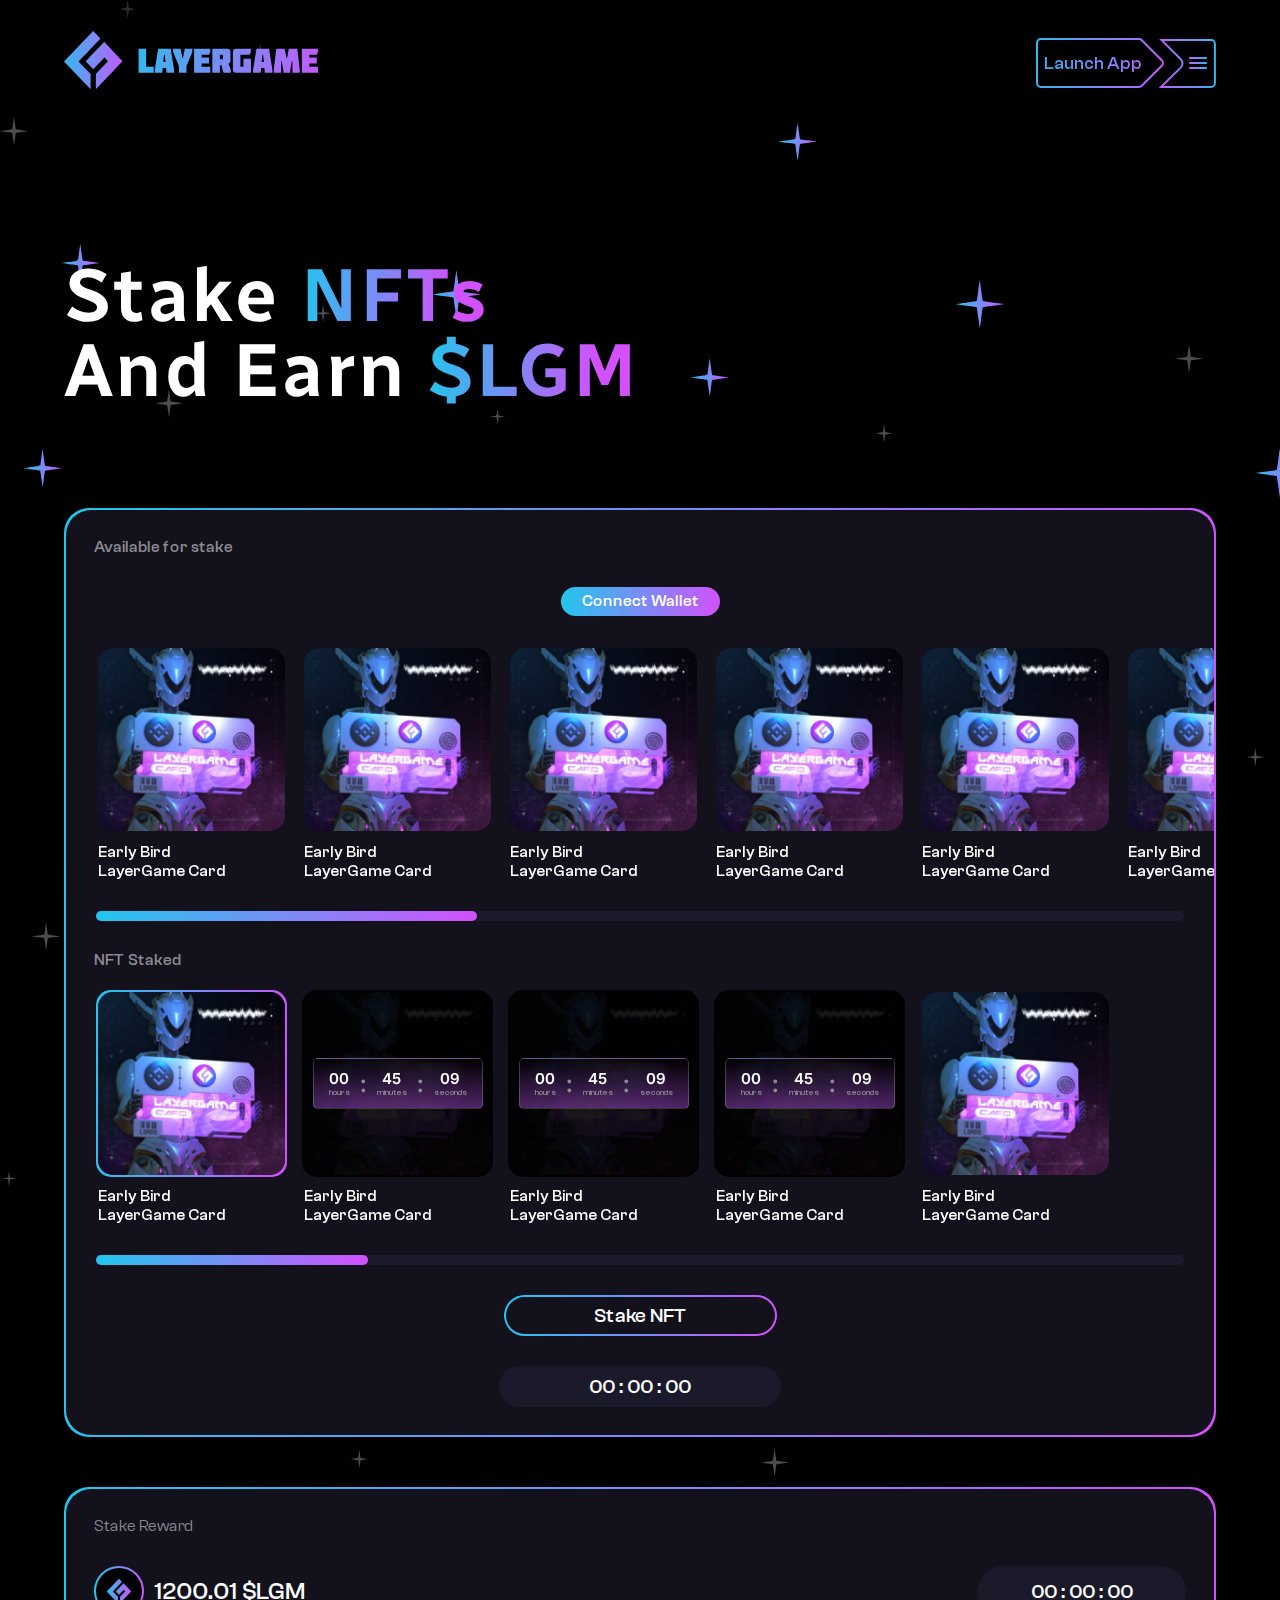
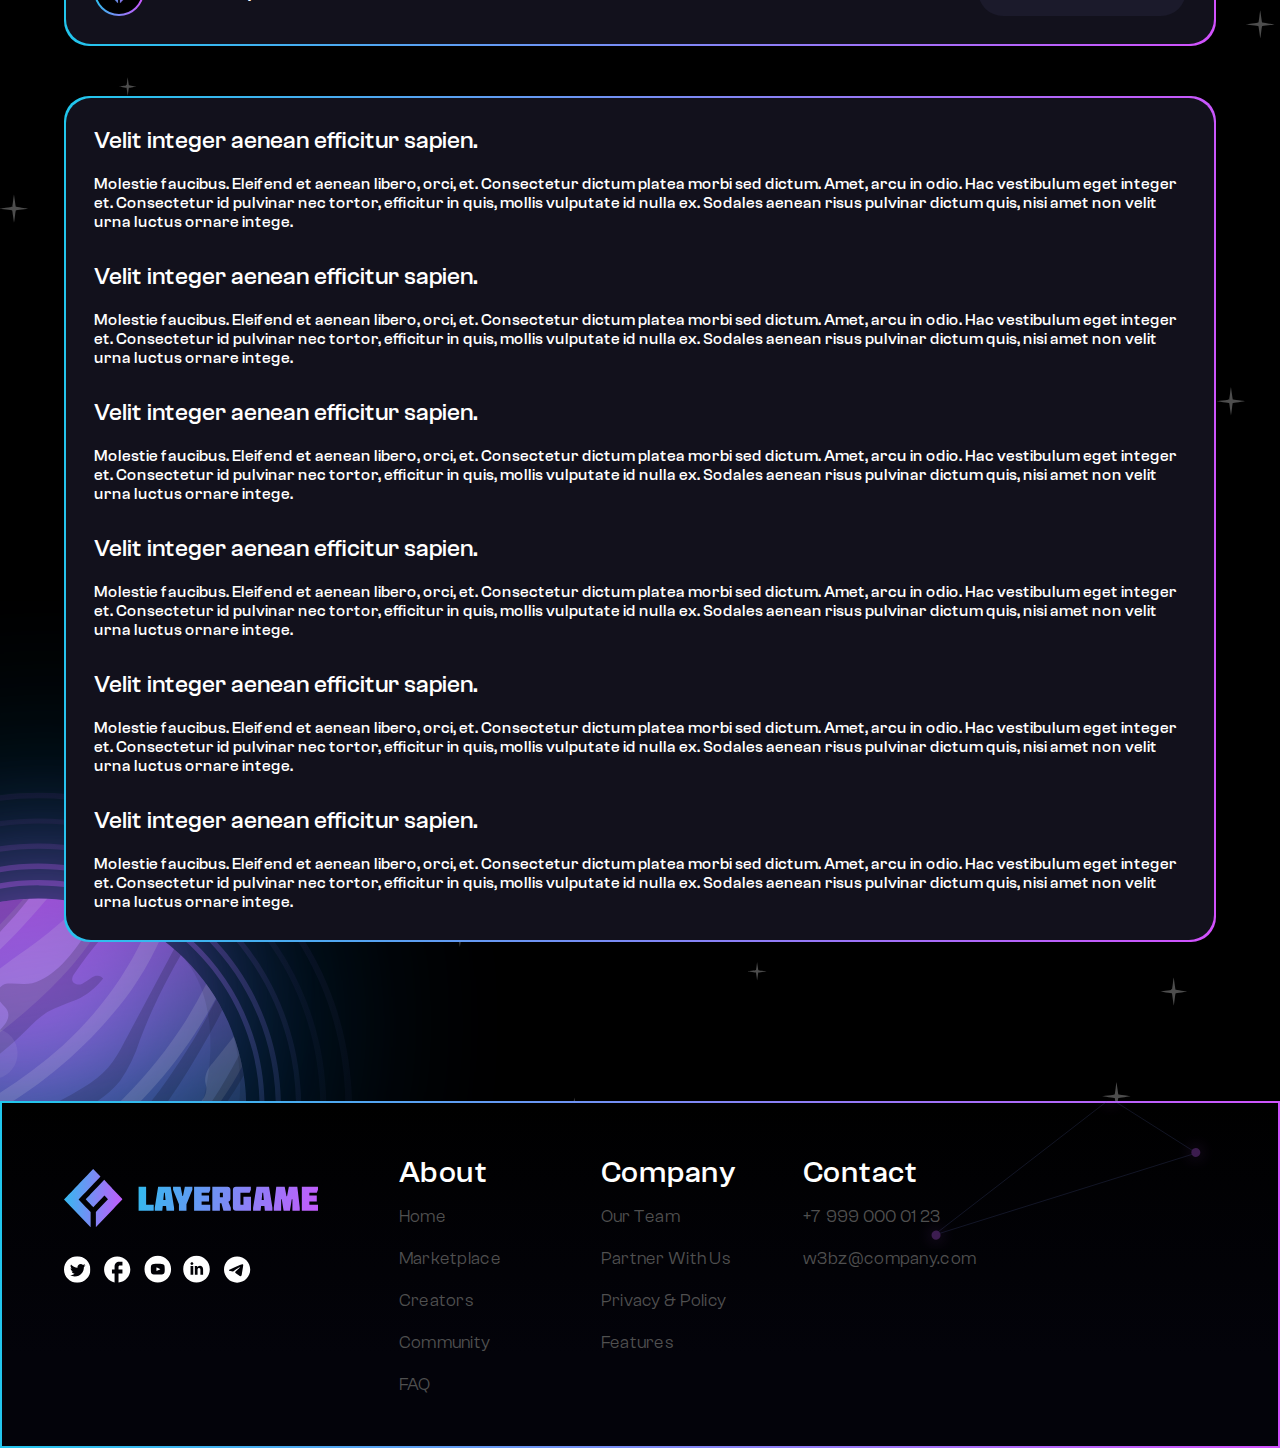
<file: index.html>
<!DOCTYPE html>
<html lang="en">
  <head>
    <meta charset="UTF-8" />
    <meta http-equiv="X-UA-Compatible" content="IE=edge" />
    <meta name="viewport" content="width=device-width, initial-scale=1.0" />
    <title>Document</title>
    <link rel="stylesheet" type="text/css" href="./css/index.min.css" />
  </head>
  <body>
    <header class="header container">
      <a href="#" class="header-logo">
        <img src="./img/logo.svg" alt="logo" />
      </a>
      <button class="header-launch">Launch App</button>
      <button class="header-menu">
        <img src="./img/menu.svg" alt="menu" />
      </button>
    </header>

    <main>
      <section class="stake">
        <div class="container">
          <h1 class="stake-title">
            <span>
              Stake
              <span class="title-gradient">NFTs</span>
            </span>
            <span>
              And Earn
              <span class="title-gradient">$LGM</span>
            </span>
          </h1>

          <div class="stake-row">
            <div class="border-gradient stake-content">
              <div class="border-gradient__content">
                <div class="content-available">
                  <div class="content-header">
                    <h3 class="content-title">Available for stake</h3>
                    <button
                      id="connect-wallet"
                      class="btn btn--gradient btn--small"
                    >
                      Connect Wallet
                    </button>
                  </div>
                  <div id="available-swiper" class="swiper content-nfts">
                    <div class="swiper-wrapper">
                      <div class="swiper-slide">
                        <div class="nft">
                          <div class="border-gradient">
                            <div class="border-gradient__content">
                              <img
                                class="nft-image"
                                src="./img/nft.png"
                                alt="nft"
                              />
                            </div>
                          </div>
                          <h5 class="nft-title">
                            Early Bird <br />
                            LayerGame Card
                          </h5>
                        </div>
                      </div>
                      <div class="swiper-slide">
                        <div class="nft">
                          <div class="border-gradient">
                            <div class="border-gradient__content">
                              <img
                                class="nft-image"
                                src="./img/nft.png"
                                alt="nft"
                              />
                            </div>
                          </div>
                          <h5 class="nft-title">
                            Early Bird <br />
                            LayerGame Card
                          </h5>
                        </div>
                      </div>
                      <div class="swiper-slide">
                        <div class="nft">
                          <div class="border-gradient">
                            <div class="border-gradient__content">
                              <img
                                class="nft-image"
                                src="./img/nft.png"
                                alt="nft"
                              />
                            </div>
                          </div>
                          <h5 class="nft-title">
                            Early Bird <br />
                            LayerGame Card
                          </h5>
                        </div>
                      </div>
                      <div class="swiper-slide">
                        <div class="nft">
                          <div class="border-gradient">
                            <div class="border-gradient__content">
                              <img
                                class="nft-image"
                                src="./img/nft.png"
                                alt="nft"
                              />
                            </div>
                          </div>
                          <h5 class="nft-title">
                            Early Bird <br />
                            LayerGame Card
                          </h5>
                        </div>
                      </div>
                      <div class="swiper-slide">
                        <div class="nft">
                          <div class="border-gradient">
                            <div class="border-gradient__content">
                              <img
                                class="nft-image"
                                src="./img/nft.png"
                                alt="nft"
                              />
                            </div>
                          </div>
                          <h5 class="nft-title">
                            Early Bird <br />
                            LayerGame Card
                          </h5>
                        </div>
                      </div>
                      <div class="swiper-slide">
                        <div class="nft">
                          <div class="border-gradient">
                            <div class="border-gradient__content">
                              <img
                                class="nft-image"
                                src="./img/nft.png"
                                alt="nft"
                              />
                            </div>
                          </div>
                          <h5 class="nft-title">
                            Early Bird <br />
                            LayerGame Card
                          </h5>
                        </div>
                      </div>
                      <div class="swiper-slide">
                        <div class="nft">
                          <div class="border-gradient">
                            <div class="border-gradient__content">
                              <img
                                class="nft-image"
                                src="./img/nft.png"
                                alt="nft"
                              />
                            </div>
                          </div>
                          <h5 class="nft-title">
                            Early Bird <br />
                            LayerGame Card
                          </h5>
                        </div>
                      </div>
                      <div class="swiper-slide">
                        <div class="nft">
                          <div class="border-gradient">
                            <div class="border-gradient__content">
                              <img
                                class="nft-image"
                                src="./img/nft.png"
                                alt="nft"
                              />
                            </div>
                          </div>
                          <h5 class="nft-title">
                            Early Bird <br />
                            LayerGame Card
                          </h5>
                        </div>
                      </div>
                      <div class="swiper-slide">
                        <div class="nft">
                          <div class="border-gradient">
                            <div class="border-gradient__content">
                              <img
                                class="nft-image"
                                src="./img/nft.png"
                                alt="nft"
                              />
                            </div>
                          </div>
                          <h5 class="nft-title">
                            Early Bird <br />
                            LayerGame Card
                          </h5>
                        </div>
                      </div>
                    </div>
                  </div>
                  <div class="loading">
                    <div class="loading-indicator" style="width: 35%"></div>
                  </div>
                </div>
                <div class="content-staked">
                  <div class="content-header">
                    <h3 class="content-title">NFT Staked</h3>
                  </div>
                  <div id="staked-swiper" class="swiper content-nfts">
                    <div class="swiper-wrapper">
                      <div class="swiper-slide">
                        <div class="nft nft--selected">
                          <div class="border-gradient">
                            <div class="border-gradient__content">
                              <img
                                class="nft-image"
                                src="./img/nft.png"
                                alt="nft"
                              />
                            </div>
                          </div>
                          <h5 class="nft-title">
                            Early Bird <br />
                            LayerGame Card
                          </h5>
                        </div>
                      </div>
                      <div class="swiper-slide">
                        <div class="nft nft--blocked">
                          <div class="border-gradient">
                            <div class="border-gradient__content">
                              <img
                                class="nft-image"
                                src="./img/nft.png"
                                alt="nft"
                              />

                              <div class="nft-timer">
                                <div class="timer-items">
                                  <div class="timer-item">
                                    <span class="item-number">00</span>
                                    <span class="item-text">hours</span>
                                  </div>
                                  <div class="timer-item">
                                    <div class="item-points">:</div>
                                  </div>
                                  <div class="timer-item">
                                    <span class="item-number">45</span>
                                    <span class="item-text">minutes</span>
                                  </div>
                                  <div class="timer-item">
                                    <div class="item-points">:</div>
                                  </div>
                                  <div class="timer-item">
                                    <span class="item-number">09</span>
                                    <span class="item-text">seconds</span>
                                  </div>
                                </div>
                              </div>
                            </div>
                          </div>
                          <h5 class="nft-title">
                            Early Bird <br />
                            LayerGame Card
                          </h5>
                        </div>
                      </div>
                      <div class="swiper-slide">
                        <div class="nft nft--blocked">
                          <div class="border-gradient">
                            <div class="border-gradient__content">
                              <img
                                class="nft-image"
                                src="./img/nft.png"
                                alt="nft"
                              />

                              <div class="nft-timer">
                                <div class="timer-items">
                                  <div class="timer-item">
                                    <span class="item-number">00</span>
                                    <span class="item-text">hours</span>
                                  </div>
                                  <div class="timer-item">
                                    <div class="item-points">:</div>
                                  </div>
                                  <div class="timer-item">
                                    <span class="item-number">45</span>
                                    <span class="item-text">minutes</span>
                                  </div>
                                  <div class="timer-item">
                                    <div class="item-points">:</div>
                                  </div>
                                  <div class="timer-item">
                                    <span class="item-number">09</span>
                                    <span class="item-text">seconds</span>
                                  </div>
                                </div>
                              </div>
                            </div>
                          </div>
                          <h5 class="nft-title">
                            Early Bird <br />
                            LayerGame Card
                          </h5>
                        </div>
                      </div>
                      <div class="swiper-slide">
                        <div class="nft nft--blocked">
                          <div class="border-gradient">
                            <div class="border-gradient__content">
                              <img
                                class="nft-image"
                                src="./img/nft.png"
                                alt="nft"
                              />

                              <div class="nft-timer">
                                <div class="timer-items">
                                  <div class="timer-item">
                                    <span class="item-number">00</span>
                                    <span class="item-text">hours</span>
                                  </div>
                                  <div class="timer-item">
                                    <div class="item-points">:</div>
                                  </div>
                                  <div class="timer-item">
                                    <span class="item-number">45</span>
                                    <span class="item-text">minutes</span>
                                  </div>
                                  <div class="timer-item">
                                    <div class="item-points">:</div>
                                  </div>
                                  <div class="timer-item">
                                    <span class="item-number">09</span>
                                    <span class="item-text">seconds</span>
                                  </div>
                                </div>
                              </div>
                            </div>
                          </div>
                          <h5 class="nft-title">
                            Early Bird <br />
                            LayerGame Card
                          </h5>
                        </div>
                      </div>
                      <div class="swiper-slide">
                        <div class="nft">
                          <div class="border-gradient">
                            <div class="border-gradient__content">
                              <img
                                class="nft-image"
                                src="./img/nft.png"
                                alt="nft"
                              />
                            </div>
                          </div>
                          <h5 class="nft-title">
                            Early Bird <br />
                            LayerGame Card
                          </h5>
                        </div>
                      </div>
                    </div>
                  </div>
                  <div class="loading">
                    <div class="loading-indicator" style="width: 25%"></div>
                  </div>
                </div>
                <div class="content-btns">
                  <div class="border-gradient">
                    <div class="border-gradient__content btns-stake">
                      <button>Stake NFT</button>
                    </div>
                  </div>
                  <div class="timer">00 : 00 : 00</div>
                </div>
              </div>
            </div>
            <div class="border-gradient stake-info">
              <div class="border-gradient__content">
                <div class="content-part">
                  <h2 class="info-title">
                    Velit integer aenean efficitur sapien.
                  </h2>
                  <p class="info-text">
                    Molestie faucibus. Eleifend et aenean libero, orci, et.
                    Consectetur dictum platea morbi sed dictum. Amet, arcu in
                    odio. Hac vestibulum eget integer et. Consectetur id
                    pulvinar nec tortor, efficitur in quis, mollis vulputate id
                    nulla ex. Sodales aenean risus pulvinar dictum quis, nisi
                    amet non velit urna luctus ornare intege.
                  </p>
                </div>
                <div class="content-part">
                  <h2 class="info-title">
                    Velit integer aenean efficitur sapien.
                  </h2>
                  <p class="info-text">
                    Molestie faucibus. Eleifend et aenean libero, orci, et.
                    Consectetur dictum platea morbi sed dictum. Amet, arcu in
                    odio. Hac vestibulum eget integer et. Consectetur id
                    pulvinar nec tortor, efficitur in quis, mollis vulputate id
                    nulla ex. Sodales aenean risus pulvinar dictum quis, nisi
                    amet non velit urna luctus ornare intege.
                  </p>
                </div>
                <div class="content-part">
                  <h2 class="info-title">
                    Velit integer aenean efficitur sapien.
                  </h2>
                  <p class="info-text">
                    Molestie faucibus. Eleifend et aenean libero, orci, et.
                    Consectetur dictum platea morbi sed dictum. Amet, arcu in
                    odio. Hac vestibulum eget integer et. Consectetur id
                    pulvinar nec tortor, efficitur in quis, mollis vulputate id
                    nulla ex. Sodales aenean risus pulvinar dictum quis, nisi
                    amet non velit urna luctus ornare intege.
                  </p>
                </div>
                <div class="content-part">
                  <h2 class="info-title">
                    Velit integer aenean efficitur sapien.
                  </h2>
                  <p class="info-text">
                    Molestie faucibus. Eleifend et aenean libero, orci, et.
                    Consectetur dictum platea morbi sed dictum. Amet, arcu in
                    odio. Hac vestibulum eget integer et. Consectetur id
                    pulvinar nec tortor, efficitur in quis, mollis vulputate id
                    nulla ex. Sodales aenean risus pulvinar dictum quis, nisi
                    amet non velit urna luctus ornare intege.
                  </p>
                </div>
                <div class="content-part">
                  <h2 class="info-title">
                    Velit integer aenean efficitur sapien.
                  </h2>
                  <p class="info-text">
                    Molestie faucibus. Eleifend et aenean libero, orci, et.
                    Consectetur dictum platea morbi sed dictum. Amet, arcu in
                    odio. Hac vestibulum eget integer et. Consectetur id
                    pulvinar nec tortor, efficitur in quis, mollis vulputate id
                    nulla ex. Sodales aenean risus pulvinar dictum quis, nisi
                    amet non velit urna luctus ornare intege.
                  </p>
                </div>
                <div class="content-part">
                  <h2 class="info-title">
                    Velit integer aenean efficitur sapien.
                  </h2>
                  <p class="info-text">
                    Molestie faucibus. Eleifend et aenean libero, orci, et.
                    Consectetur dictum platea morbi sed dictum. Amet, arcu in
                    odio. Hac vestibulum eget integer et. Consectetur id
                    pulvinar nec tortor, efficitur in quis, mollis vulputate id
                    nulla ex. Sodales aenean risus pulvinar dictum quis, nisi
                    amet non velit urna luctus ornare intege.
                  </p>
                </div>
              </div>
            </div>

            <div class="border-gradient stake-content stake-reward">
              <div class="border-gradient__content">
                <div class="content-header">
                  <h3 class="content-title">Stake Reward</h3>
                </div>
                <div class="reward-row">
                  <div class="reward-title">
                    <img src="./img/reward-logo.svg" alt="reward logo" />
                    1200.01 $LGM
                  </div>
                  <div class="timer timer--small">00 : 00 : 00</div>
                </div>
              </div>
            </div>
          </div>
        </div>
      </section>
    </main>

    <div id="modal-connect__wallet" class="modal">
      <div id="modal-close__background" class="modal-background"></div>
      <div class="modal-content connect-wallet">
        <div class="connect-row">
          <h2 class="connect-title">
            Connect
            <span>Wallet</span>
          </h2>
          <img
            id="modal-close"
            class="connect-close"
            src="./img/close.svg"
            alt="close"
          />
        </div>
        <p class="connect-text">
          Connect to any wallet to securely store <br />
          your digital goods NFT
        </p>

        <div class="connect-items">
          <div class="border-gradient connect-item connect-item--selected">
            <div class="border-gradient__content">
              <img src="./img/meta-mask.svg" alt="meta mask" />
              MetaMask
            </div>
          </div>
          <div class="border-gradient connect-item">
            <div class="border-gradient__content">
              <img src="./img/coin-base.svg" alt="coint base" />
              Coinbase
            </div>
          </div>
          <div class="border-gradient connect-item">
            <div class="border-gradient__content">
              <img src="./img/wallet-connect.svg" alt="wallet connect" />
              WalletConnect
            </div>
          </div>
          <div class="border-gradient connect-item">
            <div class="border-gradient__content">
              <img src="./img/trust-wallet.svg" alt="trust wallet" />
              Trust Wallet
            </div>
          </div>
        </div>
      </div>
    </div>

    <footer class="footer border-gradient">
      <div class="border-gradient__content">
        <div class="container">
          <div class="footer-socials">
            <a href="#" class="footer-logo">
              <img src="./img/logo.svg" alt="logo" />
            </a>
            <div class="socials-row">
              <a href="#">
                <img src="./img/twitter.svg" alt="twitter" />
              </a>
              <a href="#">
                <img src="./img/facebook.svg" alt="facebook" />
              </a>
              <a href="#">
                <img src="./img/youtube.svg" alt="youtube" />
              </a>
              <a href="#">
                <img src="./img/linkedin.svg" alt="linkedin" />
              </a>
              <a href="#">
                <img src="./img/telegram.svg" alt="telegram" />
              </a>
            </div>
          </div>
          <div class="footer-menu">
            <h2 class="footer-title">About</h2>
            <div class="footer-links">
              <a href="#" class="footer-link">Home</a>
              <a href="#" class="footer-link">Marketplace</a>
              <a href="#" class="footer-link">Creators</a>
              <a href="#" class="footer-link">Community</a>
              <a href="#" class="footer-link">FAQ</a>
            </div>
          </div>
          <div class="footer-menu">
            <h2 class="footer-title">Company</h2>
            <div class="footer-links">
              <a href="#" class="footer-link">Our Team</a>
              <a href="#" class="footer-link">Partner With Us</a>
              <a href="#" class="footer-link">Privacy & Policy</a>
              <a href="#" class="footer-link">Features</a>
            </div>
          </div>
          <div class="footer-menu">
            <h2 class="footer-title">Contact</h2>
            <div class="footer-links">
              <a href="#" class="footer-link">+7 999 000 01 23</a>
              <a href="mailto:w3bz@company.com" class="footer-link">
                w3bz@company.com
              </a>
            </div>
          </div>
        </div>
      </div>
    </footer>

    <script type="text/javascript" src="./js/app.js"></script>
  </body>
</html>
</file>
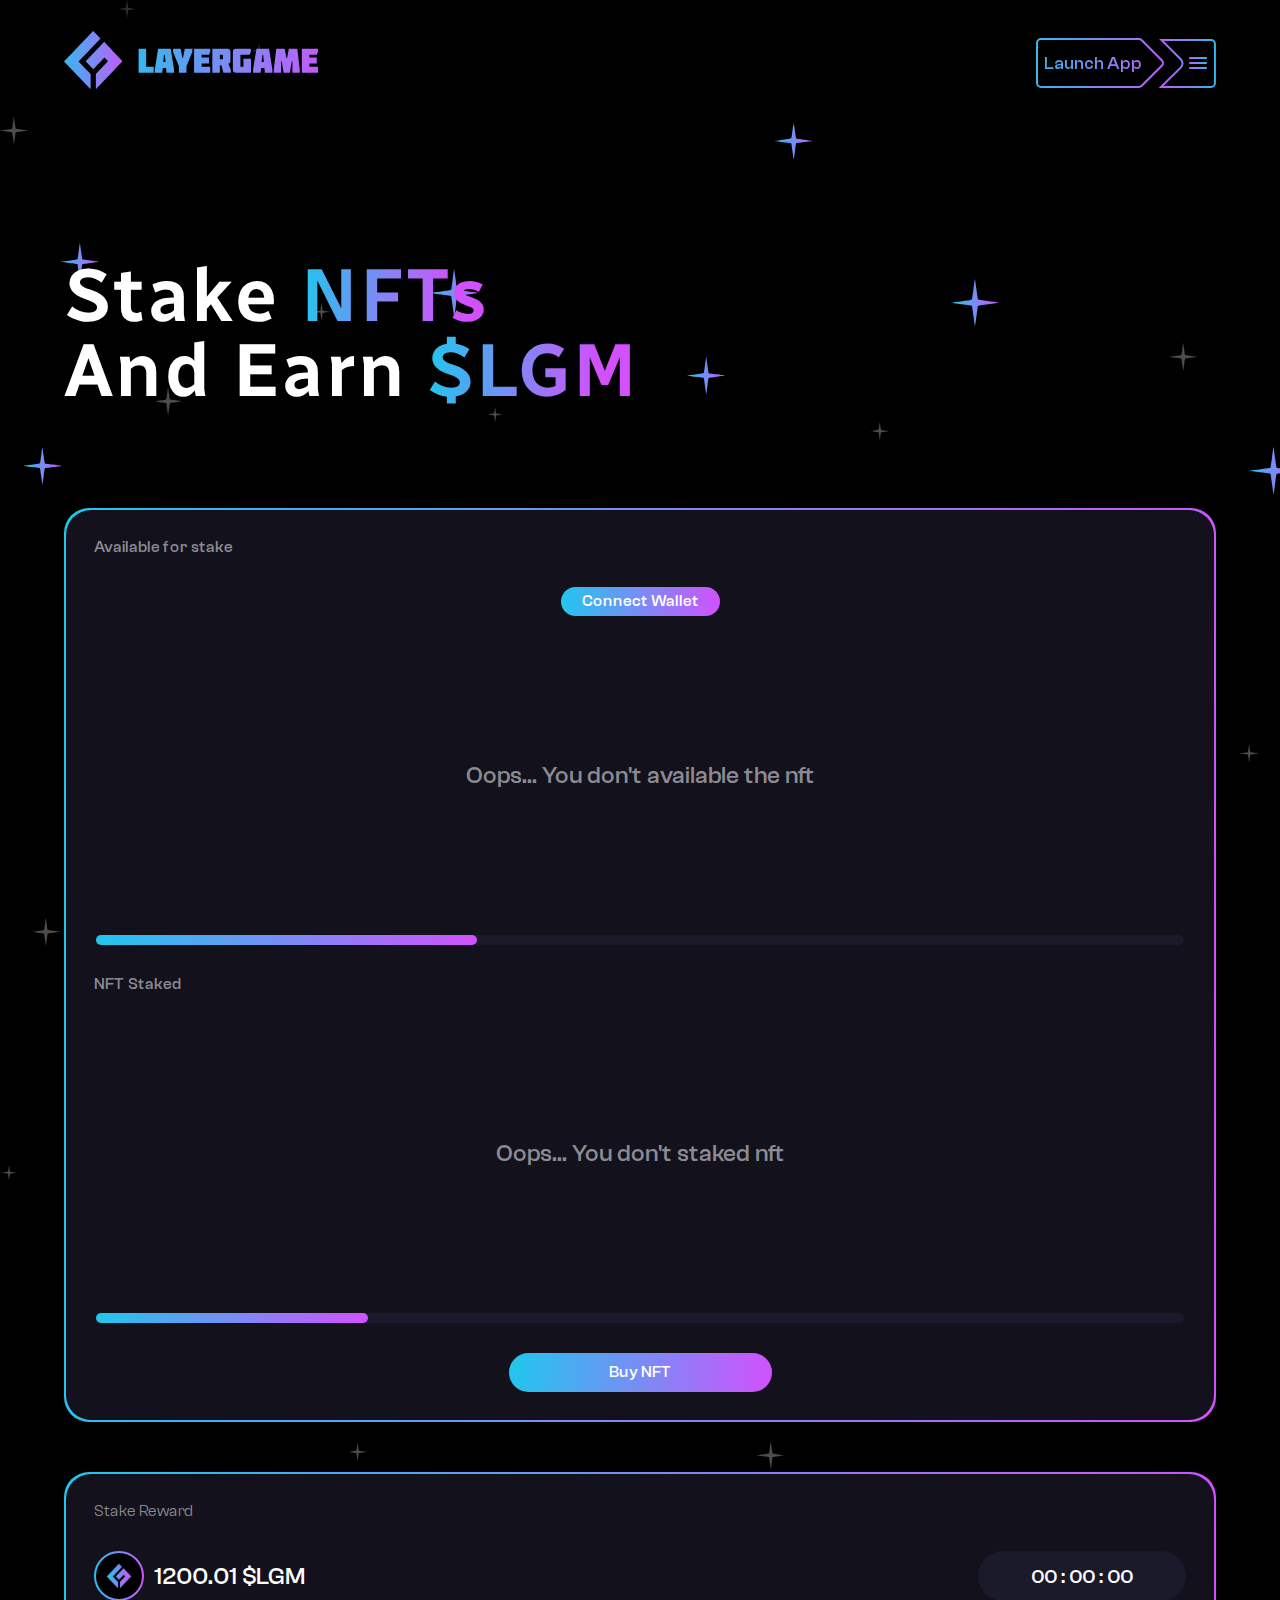
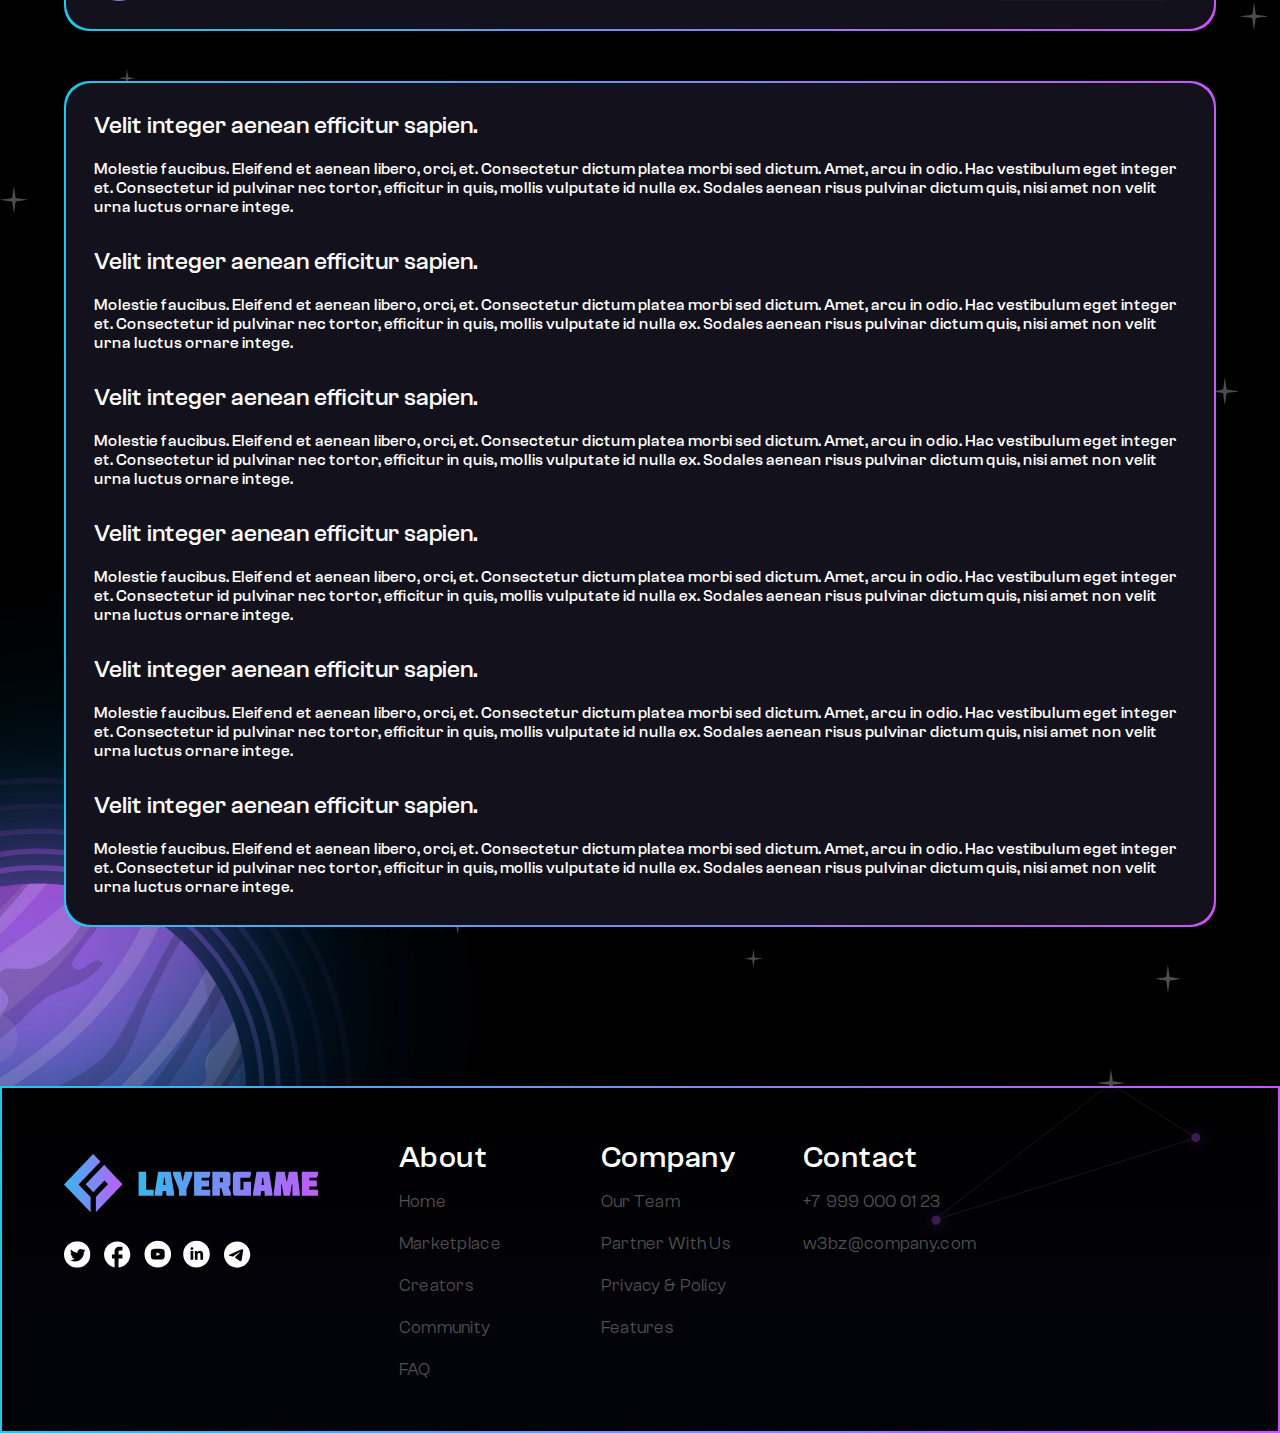
<file: empty.html>
<!DOCTYPE html>
<html lang="en">
  <head>
    <meta charset="UTF-8" />
    <meta http-equiv="X-UA-Compatible" content="IE=edge" />
    <meta name="viewport" content="width=device-width, initial-scale=1.0" />
    <title>Document</title>
    <link rel="stylesheet" type="text/css" href="./css/index.min.css" />
  </head>
  <body>
    <header class="header container">
      <a href="#" class="header-logo">
        <img src="./img/logo.svg" alt="logo" />
      </a>
      <button class="header-launch">Launch App</button>
      <button class="header-menu">
        <img src="./img/menu.svg" alt="menu" />
      </button>
    </header>

    <main>
      <section class="stake">
        <div class="container">
          <h1 class="stake-title">
            <span>
              Stake
              <span class="title-gradient">NFTs</span>
            </span>
            <span>
              And Earn
              <span class="title-gradient">$LGM</span>
            </span>
          </h1>

          <div class="stake-row">
            <div class="border-gradient stake-content">
              <div class="border-gradient__content">
                <div class="content-available">
                  <div class="content-header">
                    <h3 class="content-title">Available for stake</h3>
                    <button
                      class="btn btn--gradient btn--small"
                      id="connect-wallet"
                    >
                      Connect Wallet
                    </button>
                  </div>
                  <div class="content-empty">
                    Oops... You don't available the nft
                  </div>
                  <div class="loading">
                    <div class="loading-indicator" style="width: 35%"></div>
                  </div>
                </div>
                <div class="content-staked">
                  <div class="content-header">
                    <h3 class="content-title">NFT Staked</h3>
                  </div>
                  <div class="content-empty">Oops... You don't staked nft</div>
                  <div class="loading">
                    <div class="loading-indicator" style="width: 25%"></div>
                  </div>
                </div>
                <div class="content-btns">
                  <button class="btn btn--gradient btn--large">Buy NFT</button>
                </div>
              </div>
            </div>
            <div class="border-gradient stake-info">
              <div class="border-gradient__content">
                <div class="content-part">
                  <h2 class="info-title">
                    Velit integer aenean efficitur sapien.
                  </h2>
                  <p class="info-text">
                    Molestie faucibus. Eleifend et aenean libero, orci, et.
                    Consectetur dictum platea morbi sed dictum. Amet, arcu in
                    odio. Hac vestibulum eget integer et. Consectetur id
                    pulvinar nec tortor, efficitur in quis, mollis vulputate id
                    nulla ex. Sodales aenean risus pulvinar dictum quis, nisi
                    amet non velit urna luctus ornare intege.
                  </p>
                </div>
                <div class="content-part">
                  <h2 class="info-title">
                    Velit integer aenean efficitur sapien.
                  </h2>
                  <p class="info-text">
                    Molestie faucibus. Eleifend et aenean libero, orci, et.
                    Consectetur dictum platea morbi sed dictum. Amet, arcu in
                    odio. Hac vestibulum eget integer et. Consectetur id
                    pulvinar nec tortor, efficitur in quis, mollis vulputate id
                    nulla ex. Sodales aenean risus pulvinar dictum quis, nisi
                    amet non velit urna luctus ornare intege.
                  </p>
                </div>
                <div class="content-part">
                  <h2 class="info-title">
                    Velit integer aenean efficitur sapien.
                  </h2>
                  <p class="info-text">
                    Molestie faucibus. Eleifend et aenean libero, orci, et.
                    Consectetur dictum platea morbi sed dictum. Amet, arcu in
                    odio. Hac vestibulum eget integer et. Consectetur id
                    pulvinar nec tortor, efficitur in quis, mollis vulputate id
                    nulla ex. Sodales aenean risus pulvinar dictum quis, nisi
                    amet non velit urna luctus ornare intege.
                  </p>
                </div>
                <div class="content-part">
                  <h2 class="info-title">
                    Velit integer aenean efficitur sapien.
                  </h2>
                  <p class="info-text">
                    Molestie faucibus. Eleifend et aenean libero, orci, et.
                    Consectetur dictum platea morbi sed dictum. Amet, arcu in
                    odio. Hac vestibulum eget integer et. Consectetur id
                    pulvinar nec tortor, efficitur in quis, mollis vulputate id
                    nulla ex. Sodales aenean risus pulvinar dictum quis, nisi
                    amet non velit urna luctus ornare intege.
                  </p>
                </div>
                <div class="content-part">
                  <h2 class="info-title">
                    Velit integer aenean efficitur sapien.
                  </h2>
                  <p class="info-text">
                    Molestie faucibus. Eleifend et aenean libero, orci, et.
                    Consectetur dictum platea morbi sed dictum. Amet, arcu in
                    odio. Hac vestibulum eget integer et. Consectetur id
                    pulvinar nec tortor, efficitur in quis, mollis vulputate id
                    nulla ex. Sodales aenean risus pulvinar dictum quis, nisi
                    amet non velit urna luctus ornare intege.
                  </p>
                </div>
                <div class="content-part">
                  <h2 class="info-title">
                    Velit integer aenean efficitur sapien.
                  </h2>
                  <p class="info-text">
                    Molestie faucibus. Eleifend et aenean libero, orci, et.
                    Consectetur dictum platea morbi sed dictum. Amet, arcu in
                    odio. Hac vestibulum eget integer et. Consectetur id
                    pulvinar nec tortor, efficitur in quis, mollis vulputate id
                    nulla ex. Sodales aenean risus pulvinar dictum quis, nisi
                    amet non velit urna luctus ornare intege.
                  </p>
                </div>
              </div>
            </div>

            <div class="border-gradient stake-content stake-reward">
              <div class="border-gradient__content">
                <div class="content-header">
                  <h3 class="content-title">Stake Reward</h3>
                </div>
                <div class="reward-row">
                  <div class="reward-title">
                    <img src="./img/reward-logo.svg" alt="reward logo" />
                    1200.01 $LGM
                  </div>
                  <div class="timer timer--small">00 : 00 : 00</div>
                </div>
              </div>
            </div>
          </div>
        </div>
      </section>
    </main>

    <div id="modal-connect__wallet" class="modal">
      <div id="modal-close__background" class="modal-background"></div>
      <div class="modal-content connect-wallet">
        <div class="connect-row">
          <h2 class="connect-title">
            Connect
            <span>Wallet</span>
          </h2>
          <img
            id="modal-close"
            class="connect-close"
            src="./img/close.svg"
            alt="close"
          />
        </div>
        <p class="connect-text">
          Connect to any wallet to securely store <br />
          your digital goods NFT
        </p>

        <div class="connect-items">
          <div class="border-gradient connect-item connect-item--selected">
            <div class="border-gradient__content">
              <img src="./img/meta-mask.svg" alt="meta mask" />
              MetaMask
            </div>
          </div>
          <div class="border-gradient connect-item">
            <div class="border-gradient__content">
              <img src="./img/coin-base.svg" alt="coint base" />
              Coinbase
            </div>
          </div>
          <div class="border-gradient connect-item">
            <div class="border-gradient__content">
              <img src="./img/wallet-connect.svg" alt="wallet connect" />
              WalletConnect
            </div>
          </div>
          <div class="border-gradient connect-item">
            <div class="border-gradient__content">
              <img src="./img/trust-wallet.svg" alt="trust wallet" />
              Trust Wallet
            </div>
          </div>
        </div>
      </div>
    </div>

    <footer class="footer border-gradient">
      <div class="border-gradient__content">
        <div class="container">
          <div class="footer-socials">
            <a href="#" class="footer-logo">
              <img src="./img/logo.svg" alt="logo" />
            </a>
            <div class="socials-row">
              <a href="#">
                <img src="./img/twitter.svg" alt="twitter" />
              </a>
              <a href="#">
                <img src="./img/facebook.svg" alt="facebook" />
              </a>
              <a href="#">
                <img src="./img/youtube.svg" alt="youtube" />
              </a>
              <a href="#">
                <img src="./img/linkedin.svg" alt="linkedin" />
              </a>
              <a href="#">
                <img src="./img/telegram.svg" alt="telegram" />
              </a>
            </div>
          </div>
          <div class="footer-menu">
            <h2 class="footer-title">About</h2>
            <div class="footer-links">
              <a href="#" class="footer-link">Home</a>
              <a href="#" class="footer-link">Marketplace</a>
              <a href="#" class="footer-link">Creators</a>
              <a href="#" class="footer-link">Community</a>
              <a href="#" class="footer-link">FAQ</a>
            </div>
          </div>
          <div class="footer-menu">
            <h2 class="footer-title">Company</h2>
            <div class="footer-links">
              <a href="#" class="footer-link">Our Team</a>
              <a href="#" class="footer-link">Partner With Us</a>
              <a href="#" class="footer-link">Privacy & Policy</a>
              <a href="#" class="footer-link">Features</a>
            </div>
          </div>
          <div class="footer-menu">
            <h2 class="footer-title">Contact</h2>
            <div class="footer-links">
              <a href="#" class="footer-link">+7 999 000 01 23</a>
              <a href="mailto:w3bz@company.com" class="footer-link">
                w3bz@company.com
              </a>
            </div>
          </div>
        </div>
      </div>
    </footer>

    <script type="text/javascript" src="./js/app.js"></script>
  </body>
</html>
</file>
<file: css/index.min.css>
@import"https://fonts.googleapis.com/css2?family=Radio+Canada:ital,wght@0,300..700;1,300..700&display=swap";@import"https://fonts.googleapis.com/css2?family=Inter:wght@100..900&display=swap";@font-face{font-family:"Clash Grotesk";src:url("/fonts/ClashGrotesk/ClashGrotesk-Extralight.woff2") format("woff2"),url("/fonts/ClashGrotesk/ClashGrotesk-Extralight.woff") format("woff"),url("/fonts/ClashGrotesk/ClashGrotesk-Extralight.ttf") format("truetype");font-weight:200;font-display:swap;font-style:normal}@font-face{font-family:"Clash Grotesk";src:url("/fonts/ClashGrotesk/ClashGrotesk-Light.woff2") format("woff2"),url("/fonts/ClashGrotesk/ClashGrotesk-Light.woff") format("woff"),url("/fonts/ClashGrotesk/ClashGrotesk-Light.ttf") format("truetype");font-weight:300;font-display:swap;font-style:normal}@font-face{font-family:"Clash Grotesk";src:url("/fonts/ClashGrotesk/ClashGrotesk-Regular.woff2") format("woff2"),url("/fonts/ClashGrotesk/ClashGrotesk-Regular.woff") format("woff"),url("/fonts/ClashGrotesk/ClashGrotesk-Regular.ttf") format("truetype");font-weight:400;font-display:swap;font-style:normal}@font-face{font-family:"Clash Grotesk";src:url("/fonts/ClashGrotesk/ClashGrotesk-Medium.woff2") format("woff2"),url("/fonts/ClashGrotesk/ClashGrotesk-Medium.woff") format("woff"),url("/fonts/ClashGrotesk/ClashGrotesk-Medium.ttf") format("truetype");font-weight:500;font-display:swap;font-style:normal}@font-face{font-family:"ClashGrotesk-Semibold";src:url("/fonts/ClashGrotesk/ClashGrotesk-Semibold.woff2") format("woff2"),url("/fonts/ClashGrotesk/ClashGrotesk-Semibold.woff") format("woff"),url("/fonts/ClashGrotesk/ClashGrotesk-Semibold.ttf") format("truetype");font-weight:600;font-display:swap;font-style:normal}@font-face{font-family:"Clash Grotesk";src:url("/fonts/ClashGrotesk/ClashGrotesk-Bold.woff2") format("woff2"),url("/fonts/ClashGrotesk/ClashGrotesk-Bold.woff") format("woff"),url("/fonts/ClashGrotesk/ClashGrotesk-Bold.ttf") format("truetype");font-weight:700;font-display:swap;font-style:normal}@font-face{font-family:"ClashGrotesk-Variable";src:url("/fonts/ClashGrotesk/ClashGrotesk-Variable.woff2") format("woff2"),url("/fonts/ClashGrotesk/ClashGrotesk-Variable.woff") format("woff"),url("/fonts/ClashGrotesk/ClashGrotesk-Variable.ttf") format("truetype");font-weight:200 700;font-display:swap;font-style:normal}*,*::before,*::after{-webkit-box-sizing:border-box;box-sizing:border-box}button,input,textarea{outline:none;border:none;background-color:inherit}*{padding:0;margin:0;list-style:none;text-decoration:none}.border-gradient{background:linear-gradient(94deg, #20c7ed 0%, #d251fd 99.79%);border-radius:25px;position:relative;display:-webkit-box;display:-ms-flexbox;display:flex;-webkit-box-orient:vertical;-webkit-box-direction:normal;-ms-flex-direction:column;flex-direction:column;-webkit-box-align:center;-ms-flex-align:center;align-items:center;-webkit-box-pack:center;-ms-flex-pack:center;justify-content:center}.border-gradient .border-gradient__content{z-index:1;height:100%;width:100%;display:block}.border-gradient:before{content:"";width:calc(100% - 4px);height:calc(100% - 4px);border-radius:25px;position:absolute;background-color:#12111c}.btn{color:#fff;font-size:24px;font-weight:500;padding:10px 0;cursor:pointer;background-color:#1b1a2b;border-radius:50px}.btn.btn--gradient{background:linear-gradient(94deg, #20c7ed 0%, #d251fd 99.79%)}.btn.btn--small{padding:10px 30px}.btn.btn--large{padding:10px 100px}@media(max-width: 1366px){.btn{font-size:16px}.btn.btn--small{padding:5px 21px}}.nft{display:grid;grid-template-columns:1fr;gap:10px 0;cursor:pointer;border-radius:15px;width:100%}.nft .border-gradient{background:none}.nft .border-gradient,.nft .border-gradient:before{border-radius:15px}.nft .border-gradient__content{display:grid;-webkit-box-align:center;-ms-flex-align:center;align-items:center;justify-items:center}.nft.nft--selected .border-gradient{background:linear-gradient(94deg, #20c7ed 0%, #d251fd 99.79%)}.nft.nft--blocked{position:relative;cursor:default}.nft.nft--blocked .border-gradient__content:before{content:"";width:100%;height:100%;position:absolute;left:0;border-radius:15px;background:-webkit-gradient(linear, left bottom, left top, from(rgba(0, 0, 0, 0.9)), to(rgba(0, 0, 0, 0.9)));background:linear-gradient(0deg, rgba(0, 0, 0, 0.9) 0%, rgba(0, 0, 0, 0.9) 100%)}.nft.nft--blocked .nft-timer{display:grid}.nft-timer{color:#fff;position:absolute;z-index:1;width:100%;height:100%;display:none;-webkit-box-align:center;-ms-flex-align:center;align-items:center;justify-items:center}.nft-timer .timer-items{display:grid;grid-template-columns:repeat(5, -webkit-max-content);grid-template-columns:repeat(5, max-content);gap:0 10px;border-radius:5px;border:1px solid rgba(255,255,255,.2);background:-webkit-gradient(linear, left top, left bottom, from(rgba(195, 92, 252, 0)), to(rgba(195, 92, 252, 0.4))),rgba(0,0,0,.4);background:linear-gradient(180deg, rgba(195, 92, 252, 0) 0%, rgba(195, 92, 252, 0.4) 100%),rgba(0,0,0,.4);-webkit-backdrop-filter:blur(1.8733613491px);backdrop-filter:blur(1.8733613491px);padding:10px 15px}.nft-timer .timer-item{display:grid;grid-template-columns:1fr;-webkit-box-align:center;-ms-flex-align:center;align-items:center;justify-items:center}.nft-timer .timer-item .item-number{color:#fff;leading-trim:both;text-edge:cap;font-family:Inter;font-size:15px;font-weight:600}.nft-timer .timer-item .item-text{color:#8c8b92;leading-trim:both;text-edge:cap;font-size:8px;font-weight:500}.nft-timer .timer-item .item-points{color:#8c8b92;font-family:Inter;font-size:24px;font-weight:600;justify-self:center}.nft-image{border-radius:15px;width:calc(100% - 4px);height:calc(100% - 4px)}.nft-title{color:#fff;font-size:16px;font-weight:500;margin-left:2px}.loading{width:100%;height:10px;border-radius:25px;background-color:#1b1a2b}.loading-indicator{-webkit-transition:.2s width;transition:.2s width;height:100%;border-radius:25px;background:linear-gradient(94deg, #20c7ed 0%, #d251fd 99.79%)}.timer{padding:10px 83px;border-radius:25px;background-color:#1b1a2b;width:-webkit-max-content;width:-moz-max-content;width:max-content;color:#fff;font-size:24px;font-weight:500;display:-webkit-box;display:-ms-flexbox;display:flex;-webkit-box-align:center;-ms-flex-align:center;align-items:center}.timer.timer--small{padding:10px 35px}.modal{position:fixed;width:100%;height:100%;-webkit-box-align:center;-ms-flex-align:center;align-items:center;-webkit-box-pack:center;-ms-flex-pack:center;justify-content:center;display:none;top:0;z-index:10}.modal.modal--active{display:grid}.modal-background{position:absolute;width:100%;height:100%;opacity:.6;background-color:#000;cursor:pointer}.modal-content{position:relative;border-radius:36px;background:linear-gradient(229deg, #12121a 0%, #222132 100%);-webkit-box-shadow:-13px 12px 10px 0px rgba(0,0,0,.25);box-shadow:-13px 12px 10px 0px rgba(0,0,0,.25)}@media(max-width: 860px){.modal{-webkit-box-pack:unset;-ms-flex-pack:unset;justify-content:unset}}.connect-wallet{width:750px;padding:50px 60px}.connect-wallet .border-gradient{border-radius:10px}.connect-wallet .border-gradient:before{background-color:#252534;border-radius:10px}.connect-wallet .connect-row{display:grid;grid-template-columns:1fr -webkit-max-content;grid-template-columns:1fr max-content;gap:0 20px;margin-bottom:9px}.connect-wallet .connect-title{color:#fff;font-size:40px;font-weight:500;letter-spacing:2px;text-transform:uppercase}.connect-wallet .connect-title span{background:linear-gradient(94deg, #20c7ed 0%, #d251fd 79.2%);background-clip:text;-webkit-background-clip:text;-webkit-text-fill-color:rgba(0,0,0,0)}.connect-wallet .connect-text{color:#8c8b92;font-size:24px;font-weight:400;margin-bottom:50px}.connect-wallet .connect-items{display:grid;grid-template-columns:1fr;gap:20px 0}.connect-wallet .connect-item{background:none;cursor:pointer}.connect-wallet .connect-item .border-gradient__content{padding:16px 28px;height:-webkit-max-content;height:-moz-max-content;height:max-content;display:grid;grid-template-columns:-webkit-max-content 1fr;grid-template-columns:max-content 1fr;-webkit-box-align:center;-ms-flex-align:center;align-items:center;gap:0 20px;color:#dedede;font-size:28px;font-weight:500}.connect-wallet .connect-item.connect-item--selected{background:linear-gradient(94deg, #20c7ed 0%, #d251fd 99.79%)}.connect-wallet .connect-close{cursor:pointer}@media(max-width: 860px){.connect-wallet{width:90%;margin:0 auto;padding:30px}.connect-wallet .connect-item .border-gradient__content{font-size:20px}.connect-wallet .connect-item img{width:40px;height:auto}.connect-wallet .connect-title{font-size:30px;margin-bottom:0}.connect-wallet .connect-text{font-size:16px}.connect-wallet .connect-row{margin-bottom:0}.connect-wallet .connect-items{gap:5px 0}}@media(max-width: 500px){.connect-wallet .connect-title{font-size:25px;letter-spacing:.5px}}@font-face{font-family:swiper-icons;src:url("data:application/font-woff;charset=utf-8;base64, [base64]//wADZ2x5ZgAAAywAAADMAAAD2MHtryVoZWFkAAABbAAAADAAAAA2E2+eoWhoZWEAAAGcAAAAHwAAACQC9gDzaG10eAAAAigAAAAZAAAArgJkABFsb2NhAAAC0AAAAFoAAABaFQAUGG1heHAAAAG8AAAAHwAAACAAcABAbmFtZQAAA/gAAAE5AAACXvFdBwlwb3N0AAAFNAAAAGIAAACE5s74hXjaY2BkYGAAYpf5Hu/j+W2+MnAzMYDAzaX6QjD6/4//Bxj5GA8AuRwMYGkAPywL13jaY2BkYGA88P8Agx4j+/8fQDYfA1AEBWgDAIB2BOoAeNpjYGRgYNBh4GdgYgABEMnIABJzYNADCQAACWgAsQB42mNgYfzCOIGBlYGB0YcxjYGBwR1Kf2WQZGhhYGBiYGVmgAFGBiQQkOaawtDAoMBQxXjg/wEGPcYDDA4wNUA2CCgwsAAAO4EL6gAAeNpj2M0gyAACqxgGNWBkZ2D4/wMA+xkDdgAAAHjaY2BgYGaAYBkGRgYQiAHyGMF8FgYHIM3DwMHABGQrMOgyWDLEM1T9/w8UBfEMgLzE////P/5//f/V/xv+r4eaAAeMbAxwIUYmIMHEgKYAYjUcsDAwsLKxc3BycfPw8jEQA/[base64]/uznmfPFBNODM2K7MTQ45YEAZqGP81AmGGcF3iPqOop0r1SPTaTbVkfUe4HXj97wYE+yNwWYxwWu4v1ugWHgo3S1XdZEVqWM7ET0cfnLGxWfkgR42o2PvWrDMBSFj/IHLaF0zKjRgdiVMwScNRAoWUoH78Y2icB/yIY09An6AH2Bdu/UB+yxopYshQiEvnvu0dURgDt8QeC8PDw7Fpji3fEA4z/PEJ6YOB5hKh4dj3EvXhxPqH/SKUY3rJ7srZ4FZnh1PMAtPhwP6fl2PMJMPDgeQ4rY8YT6Gzao0eAEA409DuggmTnFnOcSCiEiLMgxCiTI6Cq5DZUd3Qmp10vO0LaLTd2cjN4fOumlc7lUYbSQcZFkutRG7g6JKZKy0RmdLY680CDnEJ+UMkpFFe1RN7nxdVpXrC4aTtnaurOnYercZg2YVmLN/d/gczfEimrE/fs/bOuq29Zmn8tloORaXgZgGa78yO9/cnXm2BpaGvq25Dv9S4E9+5SIc9PqupJKhYFSSl47+Qcr1mYNAAAAeNptw0cKwkAAAMDZJA8Q7OUJvkLsPfZ6zFVERPy8qHh2YER+3i/BP83vIBLLySsoKimrqKqpa2hp6+jq6RsYGhmbmJqZSy0sraxtbO3sHRydnEMU4uR6yx7JJXveP7WrDycAAAAAAAH//wACeNpjYGRgYOABYhkgZgJCZgZNBkYGLQZtIJsFLMYAAAw3ALgAeNolizEKgDAQBCchRbC2sFER0YD6qVQiBCv/H9ezGI6Z5XBAw8CBK/m5iQQVauVbXLnOrMZv2oLdKFa8Pjuru2hJzGabmOSLzNMzvutpB3N42mNgZGBg4GKQYzBhYMxJLMlj4GBgAYow/P/PAJJhLM6sSoWKfWCAAwDAjgbRAAB42mNgYGBkAIIbCZo5IPrmUn0hGA0AO8EFTQAA");font-weight:400;font-style:normal}:root{--swiper-theme-color: #007aff}:host{position:relative;display:block;margin-left:auto;margin-right:auto;z-index:1}.swiper{margin-left:auto;margin-right:auto;position:relative;overflow:hidden;list-style:none;padding:0;z-index:1;display:block}.swiper-vertical>.swiper-wrapper{-webkit-box-orient:vertical;-webkit-box-direction:normal;-ms-flex-direction:column;flex-direction:column}.swiper-wrapper{position:relative;width:100%;height:100%;z-index:1;display:-webkit-box;display:-ms-flexbox;display:flex;-webkit-transition-property:-webkit-transform;transition-property:-webkit-transform;transition-property:transform;transition-property:transform, -webkit-transform;-webkit-transition-timing-function:var(--swiper-wrapper-transition-timing-function, initial);transition-timing-function:var(--swiper-wrapper-transition-timing-function, initial);-webkit-box-sizing:content-box;box-sizing:content-box}.swiper-android .swiper-slide,.swiper-ios .swiper-slide,.swiper-wrapper{-webkit-transform:translate3d(0px, 0, 0);transform:translate3d(0px, 0, 0)}.swiper-horizontal{-ms-touch-action:pan-y;touch-action:pan-y}.swiper-vertical{-ms-touch-action:pan-x;touch-action:pan-x}.swiper-slide{-ms-flex-negative:0;flex-shrink:0;width:100%;height:100%;position:relative;-webkit-transition-property:-webkit-transform;transition-property:-webkit-transform;transition-property:transform;transition-property:transform, -webkit-transform;display:block}.swiper-slide-invisible-blank{visibility:hidden}.swiper-autoheight,.swiper-autoheight .swiper-slide{height:auto}.swiper-autoheight .swiper-wrapper{-webkit-box-align:start;-ms-flex-align:start;align-items:flex-start;-webkit-transition-property:height,-webkit-transform;transition-property:height,-webkit-transform;transition-property:transform,height;transition-property:transform,height,-webkit-transform}.swiper-backface-hidden .swiper-slide{-webkit-transform:translateZ(0);transform:translateZ(0);-webkit-backface-visibility:hidden;backface-visibility:hidden}.swiper-3d.swiper-css-mode .swiper-wrapper{-webkit-perspective:1200px;perspective:1200px}.swiper-3d .swiper-wrapper{-webkit-transform-style:preserve-3d;transform-style:preserve-3d}.swiper-3d{-webkit-perspective:1200px;perspective:1200px}.swiper-3d .swiper-cube-shadow,.swiper-3d .swiper-slide{-webkit-transform-style:preserve-3d;transform-style:preserve-3d}.swiper-css-mode>.swiper-wrapper{overflow:auto;scrollbar-width:none;-ms-overflow-style:none}.swiper-css-mode>.swiper-wrapper::-webkit-scrollbar{display:none}.swiper-css-mode>.swiper-wrapper>.swiper-slide{scroll-snap-align:start start}.swiper-css-mode.swiper-horizontal>.swiper-wrapper{-ms-scroll-snap-type:x mandatory;scroll-snap-type:x mandatory}.swiper-css-mode.swiper-vertical>.swiper-wrapper{-ms-scroll-snap-type:y mandatory;scroll-snap-type:y mandatory}.swiper-css-mode.swiper-free-mode>.swiper-wrapper{-ms-scroll-snap-type:none;scroll-snap-type:none}.swiper-css-mode.swiper-free-mode>.swiper-wrapper>.swiper-slide{scroll-snap-align:none}.swiper-css-mode.swiper-centered>.swiper-wrapper::before{content:"";-ms-flex-negative:0;flex-shrink:0;-webkit-box-ordinal-group:10000;-ms-flex-order:9999;order:9999}.swiper-css-mode.swiper-centered>.swiper-wrapper>.swiper-slide{scroll-snap-align:center center;scroll-snap-stop:always}.swiper-css-mode.swiper-centered.swiper-horizontal>.swiper-wrapper>.swiper-slide:first-child{-webkit-margin-start:var(--swiper-centered-offset-before);margin-inline-start:var(--swiper-centered-offset-before)}.swiper-css-mode.swiper-centered.swiper-horizontal>.swiper-wrapper::before{height:100%;min-height:1px;width:var(--swiper-centered-offset-after)}.swiper-css-mode.swiper-centered.swiper-vertical>.swiper-wrapper>.swiper-slide:first-child{-webkit-margin-before:var(--swiper-centered-offset-before);margin-block-start:var(--swiper-centered-offset-before)}.swiper-css-mode.swiper-centered.swiper-vertical>.swiper-wrapper::before{width:100%;min-width:1px;height:var(--swiper-centered-offset-after)}.swiper-3d .swiper-slide-shadow,.swiper-3d .swiper-slide-shadow-bottom,.swiper-3d .swiper-slide-shadow-left,.swiper-3d .swiper-slide-shadow-right,.swiper-3d .swiper-slide-shadow-top{position:absolute;left:0;top:0;width:100%;height:100%;pointer-events:none;z-index:10}.swiper-3d .swiper-slide-shadow{background:rgba(0,0,0,.15)}.swiper-3d .swiper-slide-shadow-left{background-image:-webkit-gradient(linear, right top, left top, from(rgba(0, 0, 0, 0.5)), to(rgba(0, 0, 0, 0)));background-image:linear-gradient(to left, rgba(0, 0, 0, 0.5), rgba(0, 0, 0, 0))}.swiper-3d .swiper-slide-shadow-right{background-image:-webkit-gradient(linear, left top, right top, from(rgba(0, 0, 0, 0.5)), to(rgba(0, 0, 0, 0)));background-image:linear-gradient(to right, rgba(0, 0, 0, 0.5), rgba(0, 0, 0, 0))}.swiper-3d .swiper-slide-shadow-top{background-image:-webkit-gradient(linear, left bottom, left top, from(rgba(0, 0, 0, 0.5)), to(rgba(0, 0, 0, 0)));background-image:linear-gradient(to top, rgba(0, 0, 0, 0.5), rgba(0, 0, 0, 0))}.swiper-3d .swiper-slide-shadow-bottom{background-image:-webkit-gradient(linear, left top, left bottom, from(rgba(0, 0, 0, 0.5)), to(rgba(0, 0, 0, 0)));background-image:linear-gradient(to bottom, rgba(0, 0, 0, 0.5), rgba(0, 0, 0, 0))}.swiper-lazy-preloader{width:42px;height:42px;position:absolute;left:50%;top:50%;margin-left:-21px;margin-top:-21px;z-index:10;-webkit-transform-origin:50%;transform-origin:50%;-webkit-box-sizing:border-box;box-sizing:border-box;border:4px solid var(--swiper-preloader-color, var(--swiper-theme-color));border-radius:50%;border-top-color:rgba(0,0,0,0)}.swiper-watch-progress .swiper-slide-visible .swiper-lazy-preloader,.swiper:not(.swiper-watch-progress) .swiper-lazy-preloader{-webkit-animation:swiper-preloader-spin 1s infinite linear;animation:swiper-preloader-spin 1s infinite linear}.swiper-lazy-preloader-white{--swiper-preloader-color: #fff}.swiper-lazy-preloader-black{--swiper-preloader-color: #000}@-webkit-keyframes swiper-preloader-spin{0%{-webkit-transform:rotate(0deg);transform:rotate(0deg)}100%{-webkit-transform:rotate(360deg);transform:rotate(360deg)}}@keyframes swiper-preloader-spin{0%{-webkit-transform:rotate(0deg);transform:rotate(0deg)}100%{-webkit-transform:rotate(360deg);transform:rotate(360deg)}}.swiper-virtual .swiper-slide{-webkit-backface-visibility:hidden;-webkit-transform:translateZ(0);transform:translateZ(0)}.swiper-virtual.swiper-css-mode .swiper-wrapper::after{content:"";position:absolute;left:0;top:0;pointer-events:none}.swiper-virtual.swiper-css-mode.swiper-horizontal .swiper-wrapper::after{height:1px;width:var(--swiper-virtual-size)}.swiper-virtual.swiper-css-mode.swiper-vertical .swiper-wrapper::after{width:1px;height:var(--swiper-virtual-size)}:root{--swiper-navigation-size: 44px}.swiper-button-next,.swiper-button-prev{position:absolute;top:var(--swiper-navigation-top-offset, 50%);width:calc(var(--swiper-navigation-size)/44*27);height:var(--swiper-navigation-size);margin-top:calc(0px - var(--swiper-navigation-size)/2);z-index:10;cursor:pointer;display:-webkit-box;display:-ms-flexbox;display:flex;-webkit-box-align:center;-ms-flex-align:center;align-items:center;-webkit-box-pack:center;-ms-flex-pack:center;justify-content:center;color:var(--swiper-navigation-color, var(--swiper-theme-color))}.swiper-button-next.swiper-button-disabled,.swiper-button-prev.swiper-button-disabled{opacity:.35;cursor:auto;pointer-events:none}.swiper-button-next.swiper-button-hidden,.swiper-button-prev.swiper-button-hidden{opacity:0;cursor:auto;pointer-events:none}.swiper-navigation-disabled .swiper-button-next,.swiper-navigation-disabled .swiper-button-prev{display:none !important}.swiper-button-next svg,.swiper-button-prev svg{width:100%;height:100%;-o-object-fit:contain;object-fit:contain;-webkit-transform-origin:center;transform-origin:center}.swiper-rtl .swiper-button-next svg,.swiper-rtl .swiper-button-prev svg{-webkit-transform:rotate(180deg);transform:rotate(180deg)}.swiper-button-prev,.swiper-rtl .swiper-button-next{left:var(--swiper-navigation-sides-offset, 10px);right:auto}.swiper-button-next,.swiper-rtl .swiper-button-prev{right:var(--swiper-navigation-sides-offset, 10px);left:auto}.swiper-button-lock{display:none}.swiper-button-next:after,.swiper-button-prev:after{font-family:swiper-icons;font-size:var(--swiper-navigation-size);text-transform:none !important;letter-spacing:0;font-variant:initial;line-height:1}.swiper-button-prev:after,.swiper-rtl .swiper-button-next:after{content:"prev"}.swiper-button-next,.swiper-rtl .swiper-button-prev{right:var(--swiper-navigation-sides-offset, 10px);left:auto}.swiper-button-next:after,.swiper-rtl .swiper-button-prev:after{content:"next"}.swiper-pagination{position:absolute;text-align:center;-webkit-transition:.3s opacity;transition:.3s opacity;-webkit-transform:translate3d(0, 0, 0);transform:translate3d(0, 0, 0);z-index:10}.swiper-pagination.swiper-pagination-hidden{opacity:0}.swiper-pagination-disabled>.swiper-pagination,.swiper-pagination.swiper-pagination-disabled{display:none !important}.swiper-horizontal>.swiper-pagination-bullets,.swiper-pagination-bullets.swiper-pagination-horizontal,.swiper-pagination-custom,.swiper-pagination-fraction{bottom:var(--swiper-pagination-bottom, 8px);top:var(--swiper-pagination-top, auto);left:0;width:100%}.swiper-pagination-bullets-dynamic{overflow:hidden;font-size:0}.swiper-pagination-bullets-dynamic .swiper-pagination-bullet{-webkit-transform:scale(0.33);transform:scale(0.33);position:relative}.swiper-pagination-bullets-dynamic .swiper-pagination-bullet-active{-webkit-transform:scale(1);transform:scale(1)}.swiper-pagination-bullets-dynamic .swiper-pagination-bullet-active-main{-webkit-transform:scale(1);transform:scale(1)}.swiper-pagination-bullets-dynamic .swiper-pagination-bullet-active-prev{-webkit-transform:scale(0.66);transform:scale(0.66)}.swiper-pagination-bullets-dynamic .swiper-pagination-bullet-active-prev-prev{-webkit-transform:scale(0.33);transform:scale(0.33)}.swiper-pagination-bullets-dynamic .swiper-pagination-bullet-active-next{-webkit-transform:scale(0.66);transform:scale(0.66)}.swiper-pagination-bullets-dynamic .swiper-pagination-bullet-active-next-next{-webkit-transform:scale(0.33);transform:scale(0.33)}.swiper-pagination-bullet{width:var(--swiper-pagination-bullet-width, var(--swiper-pagination-bullet-size, 8px));height:var(--swiper-pagination-bullet-height, var(--swiper-pagination-bullet-size, 8px));display:inline-block;border-radius:var(--swiper-pagination-bullet-border-radius, 50%);background:var(--swiper-pagination-bullet-inactive-color, #000);opacity:var(--swiper-pagination-bullet-inactive-opacity, 0.2)}button.swiper-pagination-bullet{border:none;margin:0;padding:0;-webkit-box-shadow:none;box-shadow:none;-webkit-appearance:none;-moz-appearance:none;appearance:none}.swiper-pagination-clickable .swiper-pagination-bullet{cursor:pointer}.swiper-pagination-bullet:only-child{display:none !important}.swiper-pagination-bullet-active{opacity:var(--swiper-pagination-bullet-opacity, 1);background:var(--swiper-pagination-color, var(--swiper-theme-color))}.swiper-pagination-vertical.swiper-pagination-bullets,.swiper-vertical>.swiper-pagination-bullets{right:var(--swiper-pagination-right, 8px);left:var(--swiper-pagination-left, auto);top:50%;-webkit-transform:translate3d(0px, -50%, 0);transform:translate3d(0px, -50%, 0)}.swiper-pagination-vertical.swiper-pagination-bullets .swiper-pagination-bullet,.swiper-vertical>.swiper-pagination-bullets .swiper-pagination-bullet{margin:var(--swiper-pagination-bullet-vertical-gap, 6px) 0;display:block}.swiper-pagination-vertical.swiper-pagination-bullets.swiper-pagination-bullets-dynamic,.swiper-vertical>.swiper-pagination-bullets.swiper-pagination-bullets-dynamic{top:50%;-webkit-transform:translateY(-50%);transform:translateY(-50%);width:8px}.swiper-pagination-vertical.swiper-pagination-bullets.swiper-pagination-bullets-dynamic .swiper-pagination-bullet,.swiper-vertical>.swiper-pagination-bullets.swiper-pagination-bullets-dynamic .swiper-pagination-bullet{display:inline-block;-webkit-transition:.2s transform,.2s top;transition:.2s transform,.2s top}.swiper-horizontal>.swiper-pagination-bullets .swiper-pagination-bullet,.swiper-pagination-horizontal.swiper-pagination-bullets .swiper-pagination-bullet{margin:0 var(--swiper-pagination-bullet-horizontal-gap, 4px)}.swiper-horizontal>.swiper-pagination-bullets.swiper-pagination-bullets-dynamic,.swiper-pagination-horizontal.swiper-pagination-bullets.swiper-pagination-bullets-dynamic{left:50%;-webkit-transform:translateX(-50%);transform:translateX(-50%);white-space:nowrap}.swiper-horizontal>.swiper-pagination-bullets.swiper-pagination-bullets-dynamic .swiper-pagination-bullet,.swiper-pagination-horizontal.swiper-pagination-bullets.swiper-pagination-bullets-dynamic .swiper-pagination-bullet{-webkit-transition:.2s transform,.2s left;transition:.2s transform,.2s left}.swiper-horizontal.swiper-rtl>.swiper-pagination-bullets-dynamic .swiper-pagination-bullet{-webkit-transition:.2s transform,.2s right;transition:.2s transform,.2s right}.swiper-pagination-fraction{color:var(--swiper-pagination-fraction-color, inherit)}.swiper-pagination-progressbar{background:var(--swiper-pagination-progressbar-bg-color, rgba(0, 0, 0, 0.25));position:absolute}.swiper-pagination-progressbar .swiper-pagination-progressbar-fill{background:var(--swiper-pagination-color, var(--swiper-theme-color));position:absolute;left:0;top:0;width:100%;height:100%;-webkit-transform:scale(0);transform:scale(0);-webkit-transform-origin:left top;transform-origin:left top}.swiper-rtl .swiper-pagination-progressbar .swiper-pagination-progressbar-fill{-webkit-transform-origin:right top;transform-origin:right top}.swiper-horizontal>.swiper-pagination-progressbar,.swiper-pagination-progressbar.swiper-pagination-horizontal,.swiper-pagination-progressbar.swiper-pagination-vertical.swiper-pagination-progressbar-opposite,.swiper-vertical>.swiper-pagination-progressbar.swiper-pagination-progressbar-opposite{width:100%;height:var(--swiper-pagination-progressbar-size, 4px);left:0;top:0}.swiper-horizontal>.swiper-pagination-progressbar.swiper-pagination-progressbar-opposite,.swiper-pagination-progressbar.swiper-pagination-horizontal.swiper-pagination-progressbar-opposite,.swiper-pagination-progressbar.swiper-pagination-vertical,.swiper-vertical>.swiper-pagination-progressbar{width:var(--swiper-pagination-progressbar-size, 4px);height:100%;left:0;top:0}.swiper-pagination-lock{display:none}.swiper-scrollbar{border-radius:var(--swiper-scrollbar-border-radius, 10px);position:relative;-ms-touch-action:none;touch-action:none;background:var(--swiper-scrollbar-bg-color, rgba(0, 0, 0, 0.1))}.swiper-scrollbar-disabled>.swiper-scrollbar,.swiper-scrollbar.swiper-scrollbar-disabled{display:none !important}.swiper-horizontal>.swiper-scrollbar,.swiper-scrollbar.swiper-scrollbar-horizontal{position:absolute;left:var(--swiper-scrollbar-sides-offset, 1%);bottom:var(--swiper-scrollbar-bottom, 4px);top:var(--swiper-scrollbar-top, auto);z-index:50;height:var(--swiper-scrollbar-size, 4px);width:calc(100% - 2*var(--swiper-scrollbar-sides-offset, 1%))}.swiper-scrollbar.swiper-scrollbar-vertical,.swiper-vertical>.swiper-scrollbar{position:absolute;left:var(--swiper-scrollbar-left, auto);right:var(--swiper-scrollbar-right, 4px);top:var(--swiper-scrollbar-sides-offset, 1%);z-index:50;width:var(--swiper-scrollbar-size, 4px);height:calc(100% - 2*var(--swiper-scrollbar-sides-offset, 1%))}.swiper-scrollbar-drag{height:100%;width:100%;position:relative;background:var(--swiper-scrollbar-drag-bg-color, rgba(0, 0, 0, 0.5));border-radius:var(--swiper-scrollbar-border-radius, 10px);left:0;top:0}.swiper-scrollbar-cursor-drag{cursor:move}.swiper-scrollbar-lock{display:none}.swiper-zoom-container{width:100%;height:100%;display:-webkit-box;display:-ms-flexbox;display:flex;-webkit-box-pack:center;-ms-flex-pack:center;justify-content:center;-webkit-box-align:center;-ms-flex-align:center;align-items:center;text-align:center}.swiper-zoom-container>canvas,.swiper-zoom-container>img,.swiper-zoom-container>svg{max-width:100%;max-height:100%;-o-object-fit:contain;object-fit:contain}.swiper-slide-zoomed{cursor:move;-ms-touch-action:none;touch-action:none}.swiper .swiper-notification{position:absolute;left:0;top:0;pointer-events:none;opacity:0;z-index:-1000}.swiper-free-mode>.swiper-wrapper{-webkit-transition-timing-function:ease-out;transition-timing-function:ease-out;margin:0 auto}.swiper-grid>.swiper-wrapper{-ms-flex-wrap:wrap;flex-wrap:wrap}.swiper-grid-column>.swiper-wrapper{-ms-flex-wrap:wrap;flex-wrap:wrap;-webkit-box-orient:vertical;-webkit-box-direction:normal;-ms-flex-direction:column;flex-direction:column}.swiper-fade.swiper-free-mode .swiper-slide{-webkit-transition-timing-function:ease-out;transition-timing-function:ease-out}.swiper-fade .swiper-slide{pointer-events:none;-webkit-transition-property:opacity;transition-property:opacity}.swiper-fade .swiper-slide .swiper-slide{pointer-events:none}.swiper-fade .swiper-slide-active{pointer-events:auto}.swiper-fade .swiper-slide-active .swiper-slide-active{pointer-events:auto}.swiper-cube{overflow:visible}.swiper-cube .swiper-slide{pointer-events:none;-webkit-backface-visibility:hidden;backface-visibility:hidden;z-index:1;visibility:hidden;-webkit-transform-origin:0 0;transform-origin:0 0;width:100%;height:100%}.swiper-cube .swiper-slide .swiper-slide{pointer-events:none}.swiper-cube.swiper-rtl .swiper-slide{-webkit-transform-origin:100% 0;transform-origin:100% 0}.swiper-cube .swiper-slide-active,.swiper-cube .swiper-slide-active .swiper-slide-active{pointer-events:auto}.swiper-cube .swiper-slide-active,.swiper-cube .swiper-slide-next,.swiper-cube .swiper-slide-prev{pointer-events:auto;visibility:visible}.swiper-cube .swiper-cube-shadow{position:absolute;left:0;bottom:0px;width:100%;height:100%;opacity:.6;z-index:0}.swiper-cube .swiper-cube-shadow:before{content:"";background:#000;position:absolute;left:0;top:0;bottom:0;right:0;-webkit-filter:blur(50px);filter:blur(50px)}.swiper-cube .swiper-slide-next+.swiper-slide{pointer-events:auto;visibility:visible}.swiper-cube .swiper-slide-shadow-cube.swiper-slide-shadow-bottom,.swiper-cube .swiper-slide-shadow-cube.swiper-slide-shadow-left,.swiper-cube .swiper-slide-shadow-cube.swiper-slide-shadow-right,.swiper-cube .swiper-slide-shadow-cube.swiper-slide-shadow-top{z-index:0;-webkit-backface-visibility:hidden;backface-visibility:hidden}.swiper-flip{overflow:visible}.swiper-flip .swiper-slide{pointer-events:none;-webkit-backface-visibility:hidden;backface-visibility:hidden;z-index:1}.swiper-flip .swiper-slide .swiper-slide{pointer-events:none}.swiper-flip .swiper-slide-active,.swiper-flip .swiper-slide-active .swiper-slide-active{pointer-events:auto}.swiper-flip .swiper-slide-shadow-flip.swiper-slide-shadow-bottom,.swiper-flip .swiper-slide-shadow-flip.swiper-slide-shadow-left,.swiper-flip .swiper-slide-shadow-flip.swiper-slide-shadow-right,.swiper-flip .swiper-slide-shadow-flip.swiper-slide-shadow-top{z-index:0;-webkit-backface-visibility:hidden;backface-visibility:hidden}.swiper-creative .swiper-slide{-webkit-backface-visibility:hidden;backface-visibility:hidden;overflow:hidden;-webkit-transition-property:opacity,height,-webkit-transform;transition-property:opacity,height,-webkit-transform;transition-property:transform,opacity,height;transition-property:transform,opacity,height,-webkit-transform}.swiper-cards{overflow:visible}.swiper-cards .swiper-slide{-webkit-transform-origin:center bottom;transform-origin:center bottom;-webkit-backface-visibility:hidden;backface-visibility:hidden;overflow:hidden}*{font-family:"Clash Grotesk"}body{background-color:#000;background-image:url("../img/stars.svg");background-repeat:no-repeat;background-size:cover}main{overflow:hidden}.container{max-width:1510px;width:90%;margin:0 auto}.header{background:rgba(0,0,0,.4);display:grid;grid-template-columns:1fr -webkit-max-content -webkit-max-content;grid-template-columns:1fr max-content max-content;-webkit-box-align:center;-ms-flex-align:center;align-items:center;position:relative;padding:31px 0}.header-launch{padding:14px 22px 14px 9px;width:130px;height:50px;font-size:18px;font-style:normal;font-weight:500;line-height:normal;text-transform:capitalize;background:linear-gradient(94deg, #30bbee 0%, #c659fc 99.79%);background-clip:text;-webkit-background-clip:text;-webkit-text-fill-color:rgba(0,0,0,0);position:relative;display:grid;grid-template-columns:1fr;-webkit-box-align:center;-ms-flex-align:center;align-items:center;z-index:1;cursor:pointer}.header-launch:before{content:"";width:100%;height:100%;position:absolute;left:0;background-position:center;background-size:contain;background-repeat:no-repeat;background-image:url("../img/launch-border.svg")}.header-menu{padding:13px 8px 13px 28px;width:58.5px;height:50px;position:relative;display:grid;grid-template-columns:1fr;-webkit-box-align:center;-ms-flex-align:center;align-items:center;margin-left:-7px;cursor:pointer}.header-menu:before{content:"";width:100%;height:100%;position:absolute;left:0;background-position:center;background-size:contain;background-repeat:no-repeat;background-image:url("../img/menu-border.svg")}@media(max-width: 560px){.header{padding:20px 0}.header-launch,.header-menu{display:none}.header-logo img{width:200px;height:auto}}.footer{z-index:1;position:relative;padding:53px 0;border-radius:0;overflow:hidden}.footer:before{border-radius:0;background:-webkit-gradient(linear, left top, left bottom, from(#000), color-stop(73.32%, #03030a));background:linear-gradient(180deg, #000 0%, #03030a 73.32%)}.footer .container{position:relative;display:grid;grid-template-columns:1.5fr .8fr .8fr .8fr 1fr;gap:0 50px}.footer .container:before{content:"";width:300px;height:150px;position:absolute;right:0;top:-55px;background-image:url("../img/footer-triangle.svg");background-size:cover;background-repeat:no-repeat}.footer-socials{margin-top:15px}.footer-socials .socials-row{display:grid;grid-template-columns:-webkit-max-content -webkit-max-content -webkit-max-content -webkit-max-content -webkit-max-content;grid-template-columns:max-content max-content max-content max-content max-content;-webkit-box-align:center;-ms-flex-align:center;align-items:center;gap:0 10px;margin-top:20px}.footer-title{color:#fff;font-size:30.231px;font-weight:500;letter-spacing:.469px;margin-bottom:13px}.footer-link{color:#505050;font-size:17.635px;font-weight:400;letter-spacing:.273px;-webkit-transition:.2s color;transition:.2s color}.footer-link:hover{color:#fff;-webkit-transition:.2s color;transition:.2s color}.footer-links{display:grid;grid-template-columns:1fr;gap:20px 0}@media(max-width: 1160px){.footer .container{grid-template-columns:1.5fr .8fr .8fr .8fr}.footer .container:before{background-image:unset}.footer:before{width:calc(100% - 2px);height:calc(100% - 2px)}}@media(max-width: 950px){.footer{padding:30px}}@media(max-width: 900px){.footer-socials{margin-top:0}.footer .container{grid-template-columns:1fr;gap:60px 0}.footer-title{margin-bottom:25px}.footer-links{gap:15px 0}}.stake{margin-top:132px;padding-bottom:159px;position:relative}.stake:before{content:"";background-image:url("../img/planet.svg");width:500px;height:500px;position:absolute;left:0;background-size:cover;background-repeat:no-repeat;bottom:0}.stake-title{display:grid;grid-template-columns:1fr;margin-bottom:100px;color:#fff;font-weight:600;font-size:75px;line-height:100%;letter-spacing:2.25px;text-transform:capitalize}.stake-title *{font-family:"Radio Canada"}.stake-title .title-gradient{background:linear-gradient(94deg, #20c7ed 0%, #d251fd 79.2%);background-clip:text;-webkit-background-clip:text;-webkit-text-fill-color:rgba(0,0,0,0);text-transform:capitalize}.stake-row{display:grid;grid-template-columns:860px 600px;grid-template-areas:"content info" "reward info";gap:50px}.stake-content{grid-area:content}.stake-content .loading{margin:0 50px;width:calc(100% - 100px)}.stake-content .content-header{display:grid;grid-template-columns:1fr -webkit-max-content;grid-template-columns:1fr max-content;gap:0 20px;margin:50px 50px 0}.stake-content .content-title{color:#8c8b92;font-size:20px;font-weight:500}.stake-content .content-nfts{padding-left:50px;margin:50px 2px 20px}.stake-content .content-available,.stake-content .content-staked{margin-bottom:50px}.stake-content .content-staked .content-header{margin-top:0;margin-bottom:20px}.stake-content .content-btns{margin-bottom:50px;display:grid;grid-template-columns:-webkit-max-content -webkit-max-content;grid-template-columns:max-content max-content;-webkit-box-pack:center;-ms-flex-pack:center;justify-content:center;gap:0 30px}.stake-content .content-btns .border-gradient{width:-webkit-max-content;width:-moz-max-content;width:max-content}.stake-content .content-btns .btns-stake{padding:10px 94px}.stake-content .content-btns .btns-stake,.stake-content .content-btns .btns-stake *{cursor:pointer}.stake-content .content-btns .btns-stake,.stake-content .content-btns .btns-stake *{color:#fff;font-size:24px;font-weight:500}.stake-content .content-empty{color:#8c8b92;font-size:24px;font-weight:500;text-align:center;margin:145px 20px}.stake-info{grid-area:info}.stake-info .border-gradient__content{padding:50px 50px 64px;display:grid;grid-template-columns:1fr;gap:30px 0}.stake-info .info-title{color:#fff;font-size:24px;font-weight:500;margin-bottom:20px}.stake-info .info-text{color:#fff;font-size:16px;font-weight:500}.stake-reward{grid-area:reward}.stake-reward .border-gradient__content{padding:30px}.stake-reward .reward-title{display:grid;grid-template-columns:-webkit-max-content 1fr;grid-template-columns:max-content 1fr;gap:0 10px;-webkit-box-align:center;-ms-flex-align:center;align-items:center;color:#fff;font-size:24px;font-weight:500}.stake-reward .reward-row{display:grid;grid-template-columns:-webkit-max-content -webkit-max-content;grid-template-columns:max-content max-content;-webkit-box-pack:justify;-ms-flex-pack:justify;justify-content:space-between}.stake-reward .content-header{margin:0 0 24px}.stake-reward .content-title{font-weight:400}@media(max-width: 1600px){.stake-row{grid-template-columns:720px 1fr;gap:20px}.stake-content .content-header{margin:30px}.stake-content .content-nfts{margin-top:0;padding-left:30px}.stake-content .content-btns{margin-bottom:30px}.stake-content .loading{margin:0 32px;width:calc(100% - 64px)}.stake-info .border-gradient__content{padding:30px}.stake-reward .content-header{margin:0 0 20px}}@media(max-width: 1366px){.stake-row{grid-template-areas:"content content" "reward reward" "info info";gap:50px;grid-template-columns:1fr}.stake-content .loading{margin-bottom:30px}.stake-content .content-title{font-size:16px}.stake-content .content-header{grid-template-columns:1fr;gap:30px 0}.stake-content .content-header .btn{justify-self:center}.stake-content .content-available,.stake-content .content-staked{margin-bottom:0}.stake-content .content-btns{grid-template-columns:1fr;justify-items:center;gap:30px 0}.stake-content .content-btns .timer{padding:8px 90px;font-size:20px}.stake-content .content-btns .btns-stake{padding:8px 90px}.stake-content .content-btns .btns-stake,.stake-content .content-btns .btns-stake *{font-size:20px}.stake-content .content-nfts{margin-bottom:30px}.stake-reward .content-header{margin-bottom:30px}.stake-reward .reward-row{gap:30px}.stake-reward .timer{font-size:20px;padding:8px 53px}}@media(max-width: 800px){.stake{margin-top:100px}.stake-title{font-size:50px;margin-bottom:80px}}@media(max-width: 700px){.stake{margin-top:80px;padding-bottom:50px}.stake-title{display:block;margin-bottom:50px;font-size:40px}.stake:before{background:unset}}@media(max-width: 666px){.stake-reward .reward-row{grid-template-columns:1fr;justify-items:center}}@media(max-width: 560px){.stake{margin-top:80px}.stake-title{margin-bottom:50px}}@media(max-width: 700px){body{background-image:unset}}
</file>
